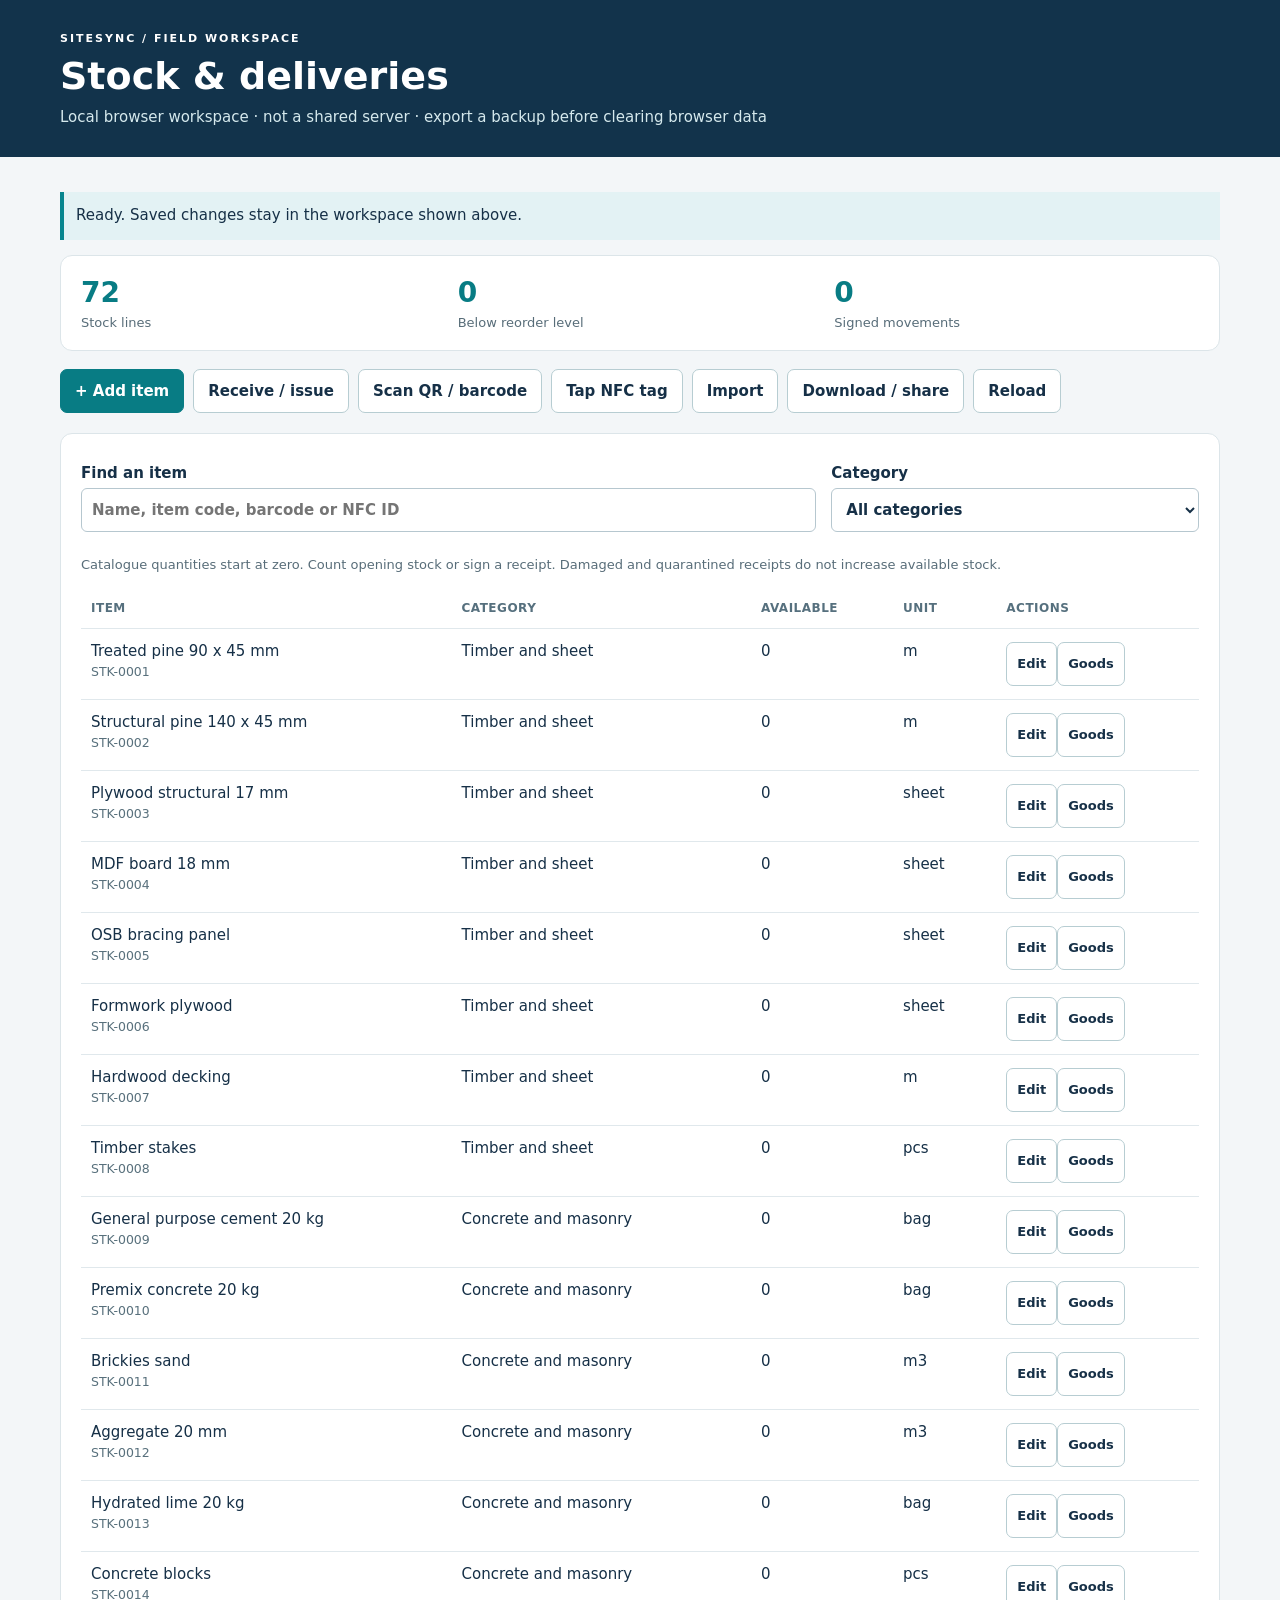
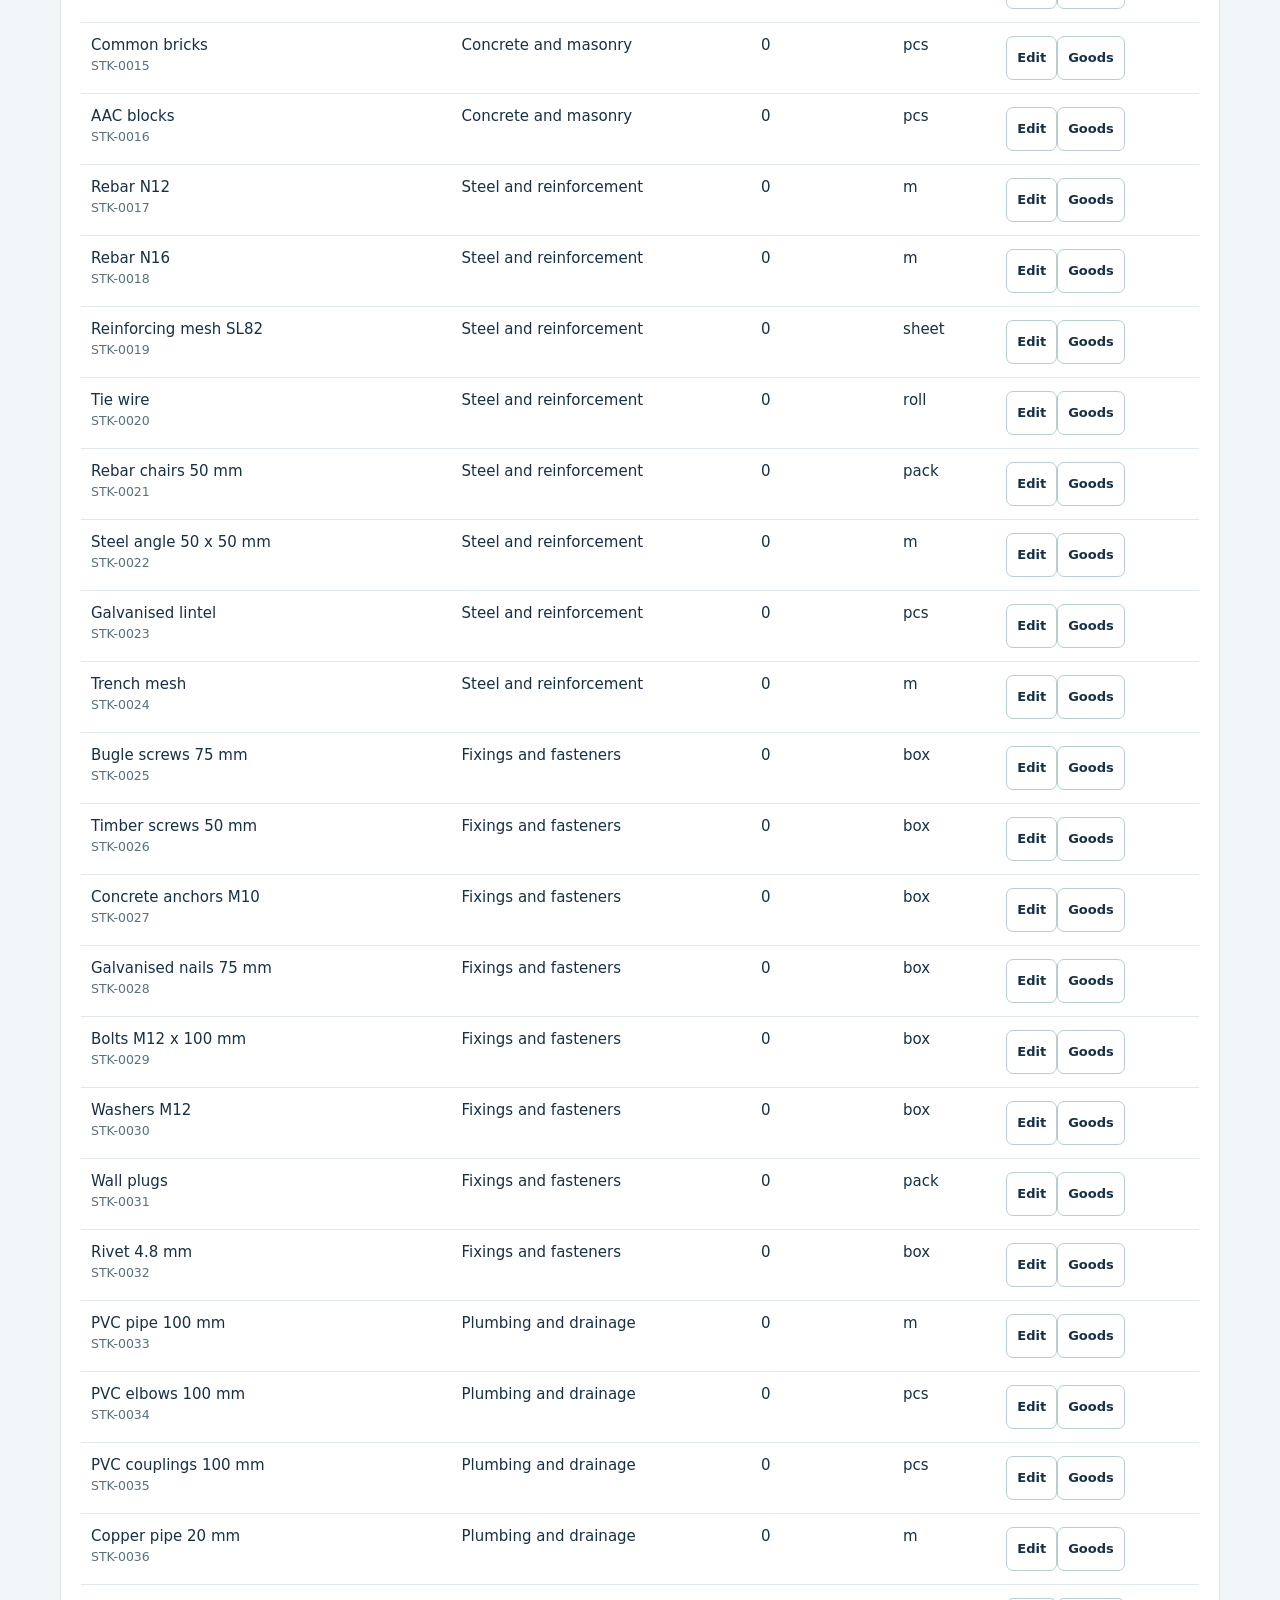
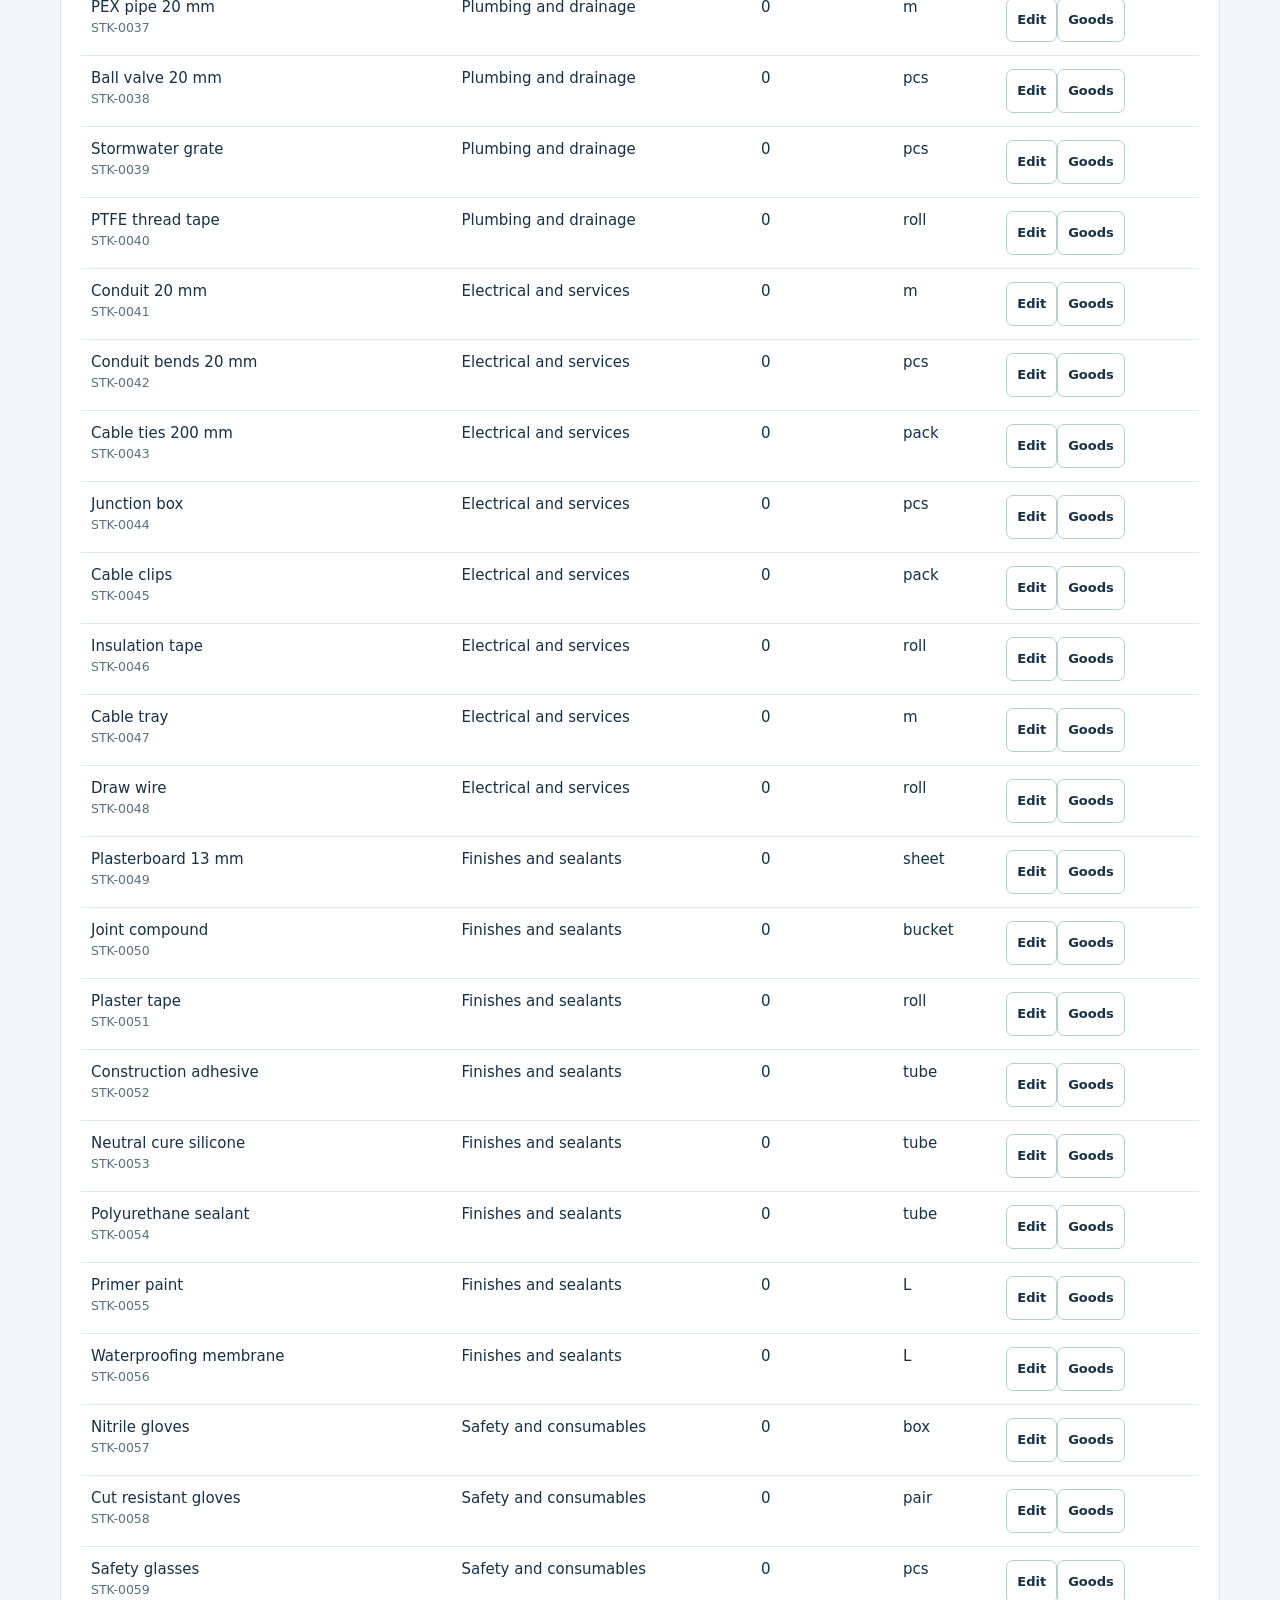
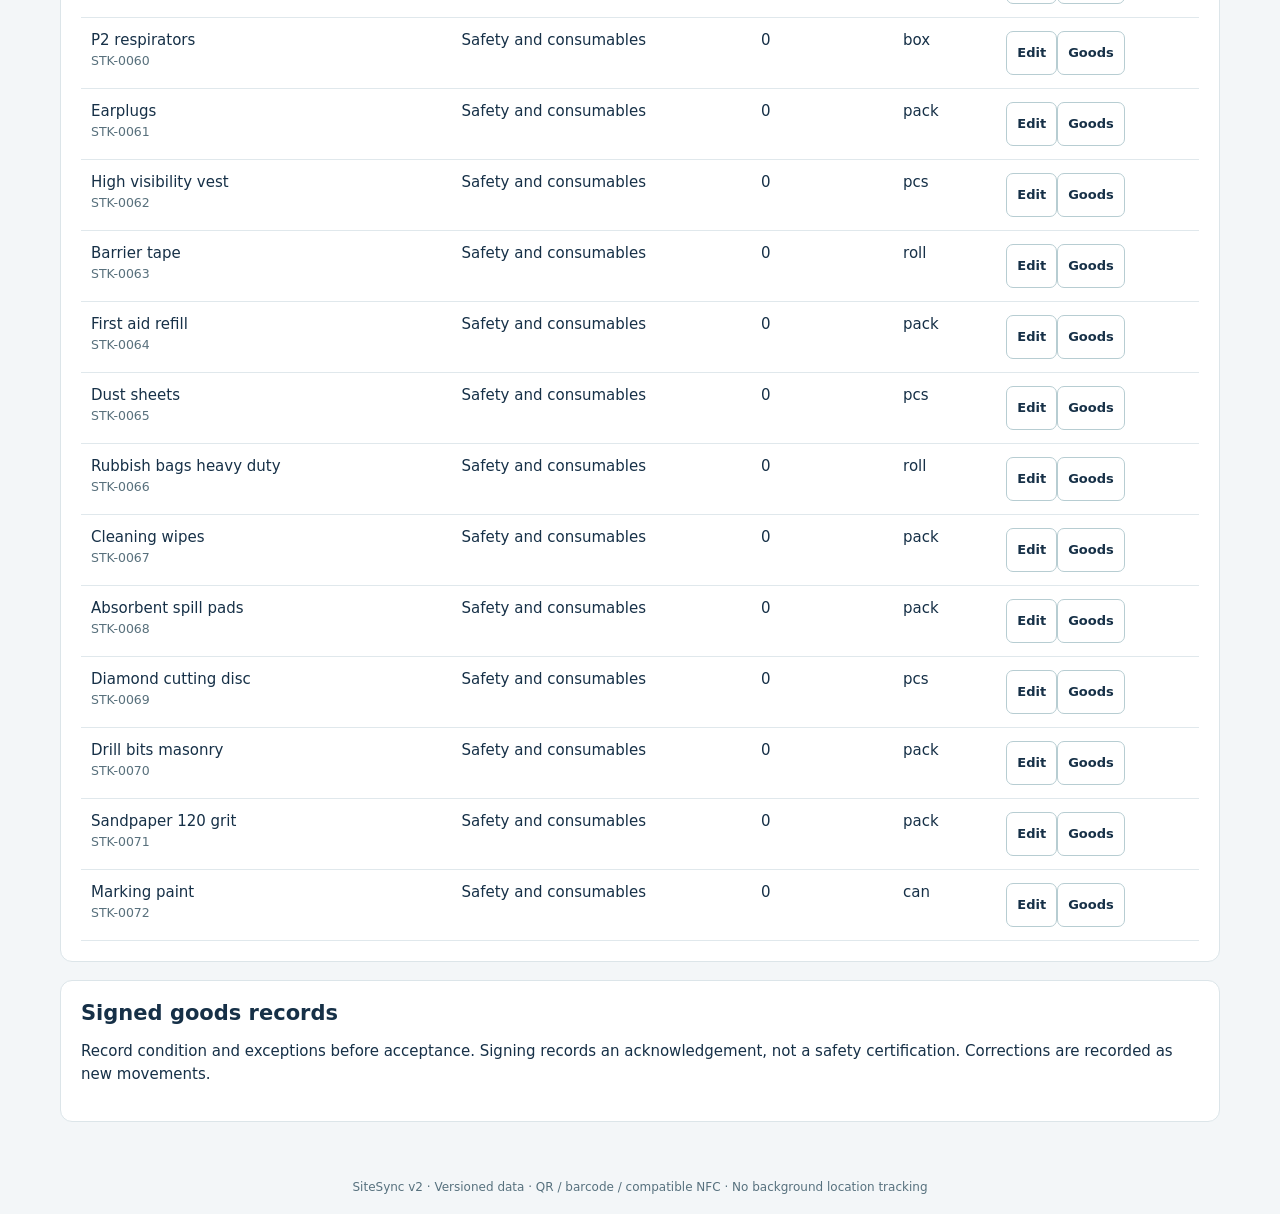
<file: InventoryUi/index.html>
<!doctype html>
<html lang="en">
<head>
<meta charset="utf-8"><meta name="viewport" content="width=device-width,initial-scale=1">
<meta http-equiv="Content-Security-Policy" content="default-src 'self'; script-src 'self'; style-src 'self'; img-src 'self' data:; connect-src 'self'; media-src blob:; object-src 'none'; base-uri 'none'; form-action 'none'">
<meta name="color-scheme" content="light"><title>SiteSync | Stock & deliveries</title>
<link rel="stylesheet" href="styles.css"><script src="core.js" defer></script><script src="app.js" defer></script>
</head>
<body>
<header><div><span class="eyebrow">SITESYNC / FIELD WORKSPACE</span><h1>Stock & deliveries</h1><p id="storage">Connecting to inventory…</p></div><button id="logout" hidden>Sign out</button></header>
<main>
<section id="login" hidden><h2>Your shared workspace</h2><p>Sign in to view stock. Every client can manage their own stock and signed goods records.</p>
<form id="loginForm"><label>Email<input name="email" type="email" autocomplete="username" required></label><label>Password<input name="password" type="password" autocomplete="current-password" required></label><div class="toolbar"><button>Sign in</button><button type="button" id="register">Create client account</button></div></form></section>
<p id="message" role="status" aria-live="polite">Loading…</p>
<div id="workspace" hidden>
<section class="metrics" aria-label="Inventory summary"><div><strong id="skuCount">0</strong><span>Stock lines</span></div><div><strong id="lowCount">0</strong><span>Below reorder level</span></div><div><strong id="recordCount">0</strong><span>Signed movements</span></div></section>
<nav class="toolbar" aria-label="Inventory actions"><button id="add">+ Add item</button><button id="movement">Receive / issue</button><button id="scan">Scan QR / barcode</button><button id="nfc">Tap NFC tag</button><button id="import">Import</button><button id="export">Download / share</button><button id="reload">Reload</button></nav>
<section><div class="filters"><label>Find an item<input id="search" type="search" placeholder="Name, item code, barcode or NFC ID"></label><label>Category<select id="category"><option value="">All categories</option></select></label></div>
<p class="muted">Catalogue quantities start at zero. Count opening stock or sign a receipt. Damaged and quarantined receipts do not increase available stock.</p>
<div class="tablewrap"><table><thead><tr><th>Item</th><th>Category</th><th>Available</th><th>Unit</th><th>Actions</th></tr></thead><tbody id="items"></tbody></table></div></section>
<section><h2>Signed goods records</h2><p>Record condition and exceptions before acceptance. Signing records an acknowledgement, not a safety certification. Corrections are recorded as new movements.</p><div id="records"></div></section>
</div>
</main>
<dialog id="itemDialog"><form id="itemForm"><h2>Add / edit stock line</h2><label>Item code<input name="sku" maxlength="50" required></label><label>Item / material<input name="name" maxlength="255" required></label><label>Category<input name="category" maxlength="80" required value="Building supplies"></label><label>Unit<input name="unit" maxlength="20" required value="pcs"></label><label>Barcode or NFC ID<input name="barcode" maxlength="200"></label><label>Counted opening quantity<input name="openingQuantity" type="number" min="0" step="0.001" value="0" required></label><label>Reorder level<input name="reorderLevel" type="number" min="0" step="0.001" value="0" required></label><p class="muted">Opening quantity and unit lock after the first signed movement.</p><div class="toolbar"><button>Save item</button><button type="button" data-close>Cancel</button></div></form></dialog>
<dialog id="movementDialog"><form id="movementForm"><h2>Record goods movement</h2><label>Item<select name="sku" required></select></label><label>Movement<select name="kind"><option value="receive">Receive goods</option><option value="issue">Issue goods</option></select></label><label>Actual quantity<input name="quantity" type="number" min="0.001" step="0.001" required></label><label>Delivery / job / order reference<input name="reference" maxlength="100" required></label><label>Condition<select name="condition"><option value="accepted">Accepted</option><option value="short">Short delivery (enter actual received)</option><option value="damaged">Damaged - held, not available</option><option value="quarantined">Quarantined - held, not available</option></select></label><label>Person receiving / issuing<input name="signer" autocomplete="name" maxlength="120" required></label><label>Site / exact handover location<input name="location" maxlength="255" required></label><button type="button" id="location">Attach current GPS location</button><p id="gps" class="muted">GPS is optional. Enter the site location even when GPS is unavailable.</p><label>Date and time goods changed hands<input name="occurredAt" type="datetime-local" required></label><label>Notes / shortages / hazards<textarea name="notes" maxlength="1000"></textarea></label><label>Draw signature<canvas id="signature" width="640" height="200" aria-label="Draw a signature with your finger or pointer"></canvas></label><button type="button" id="clear">Clear signature</button><label class="check"><input name="acknowledged" type="checkbox" required>I acknowledge the item, actual quantity, condition and location shown above.</label><p class="muted">Saving fixes the signature to this record with its recorded time. It cannot be edited afterwards.</p><div class="toolbar"><button id="saveMovement">Sign & save record</button><button type="button" data-close>Cancel</button></div></form></dialog>
<dialog id="scanDialog"><h2>Scan item</h2><video id="camera" playsinline muted autoplay></video><p>Point at a QR code or barcode. A USB/Bluetooth scanner can also type into the item search field.</p><button data-close>Stop camera</button></dialog>
<dialog id="exportDialog"><h2>Download or share</h2><p>JSON contains stock definitions, signatures and locations. Share only with the intended recipient. CSV is a current stock snapshot without signatures.</p><div class="toolbar"><button id="json">Full JSON backup</button><button id="csv">Stock CSV snapshot</button><button id="share">Share full backup…</button><button id="template">CSV template</button><button data-close>Close</button></div></dialog>
<input id="file" type="file" accept=".csv,.json,text/csv,application/json" hidden>
<footer>SiteSync v2 · Versioned data · QR / barcode / compatible NFC · No background location tracking</footer>
</body></html>
</file>
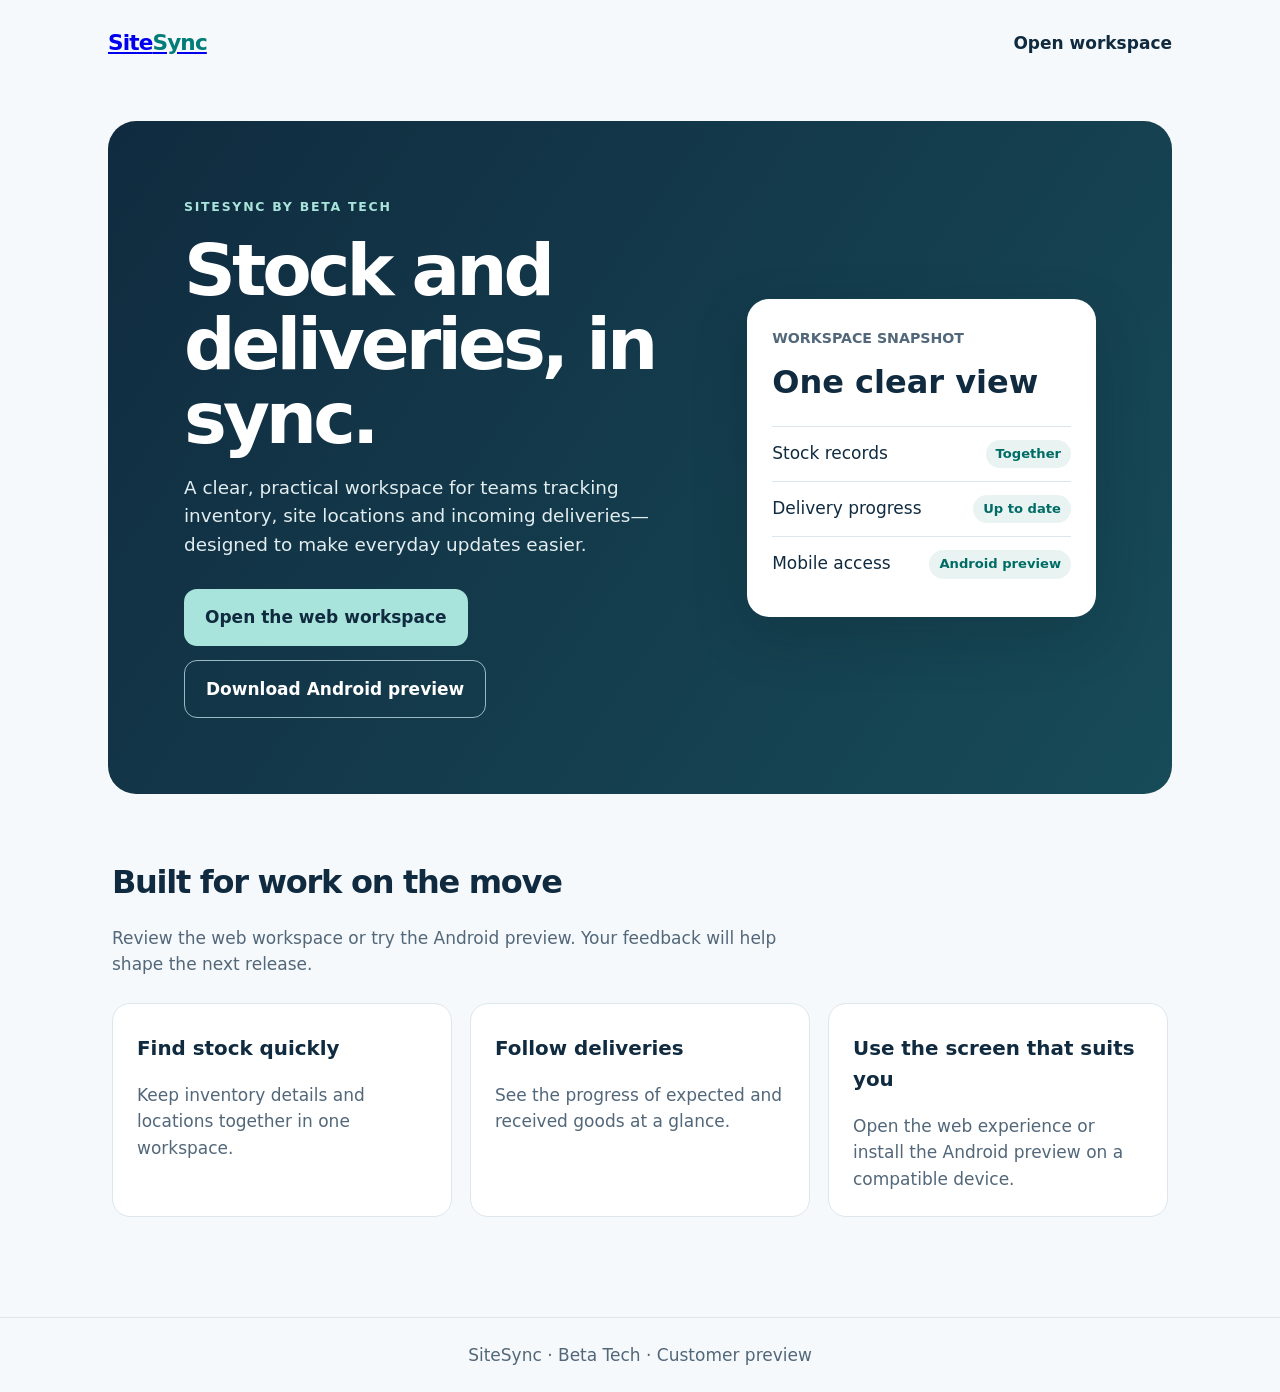
<file: Web/wwwroot/index.html>
<!doctype html>
<html lang="en">
<head>
  <meta charset="utf-8">
  <meta name="viewport" content="width=device-width, initial-scale=1">
  <meta name="theme-color" content="#102b3f">
  <meta name="description" content="SiteSync helps teams keep stock, deliveries and site activity in sync.">
  <title>SiteSync | Stock and deliveries, in sync</title>
  <style>
    :root{color-scheme:light;--ink:#102b3f;--muted:#526779;--accent:#007d78;--pale:#e9f4f2;--line:#dce6ec}
    *{box-sizing:border-box}body{margin:0;font:17px/1.55 system-ui,-apple-system,"Segoe UI",sans-serif;color:var(--ink);background:#f6f9fb}
    header{max-width:1120px;margin:auto;padding:26px 28px;display:flex;align-items:center;justify-content:space-between}
    .brand{font-size:1.35rem;font-weight:800;letter-spacing:-.04em}.brand span{color:var(--accent)}
    nav a{color:var(--ink);font-weight:650;text-decoration:none;margin-left:24px}
    main{max-width:1120px;margin:36px auto;padding:0 28px}
    .hero{background:linear-gradient(125deg,#102b3f,#174b58);color:#fff;border-radius:28px;padding:clamp(34px,7vw,76px);display:grid;grid-template-columns:1.2fr .8fr;gap:40px;align-items:center}
    .eyebrow{text-transform:uppercase;letter-spacing:.14em;font-size:.78rem;font-weight:800;color:#a9e4dc}
    h1{font-size:clamp(2.5rem,6vw,4.5rem);line-height:1.03;letter-spacing:-.055em;margin:16px 0}
    .hero p{max-width:580px;color:#e2edf0;font-size:1.15rem}
    .actions{display:flex;gap:14px;flex-wrap:wrap;margin-top:30px}
    .button{display:inline-block;padding:15px 21px;border-radius:13px;font-weight:800;text-decoration:none}
    .primary{background:#a9e4dc;color:#102b3f}.secondary{border:1px solid #9bb9c4;color:white}
    .preview{background:#fff;color:var(--ink);border-radius:22px;padding:25px;box-shadow:0 20px 55px #091a2630}
    .preview small{color:var(--muted);font-weight:700}.metric{font-size:2rem;font-weight:850;margin:8px 0 18px}
    .row{padding:13px 0;border-top:1px solid var(--line);display:flex;justify-content:space-between;gap:12px}
    .pill{background:var(--pale);color:#006c66;border-radius:99px;padding:4px 10px;font-weight:750;font-size:.82rem}
    section{padding:64px 4px}.section-title{font-size:2rem;letter-spacing:-.04em;margin:0 0 8px}.sub{color:var(--muted);max-width:700px}
    .cards{display:grid;grid-template-columns:repeat(3,1fr);gap:18px;margin-top:26px}
    .card{background:#fff;border:1px solid var(--line);border-radius:18px;padding:24px}.card h3{margin:6px 0}.card p{color:var(--muted);margin-bottom:0}
    footer{border-top:1px solid var(--line);padding:24px 28px;color:var(--muted);text-align:center}
    @media(max-width:760px){header{padding:20px}nav a{margin-left:12px}.hero{grid-template-columns:1fr;margin-top:10px}.cards{grid-template-columns:1fr}main{margin-top:12px}}
  </style>
</head>
<body>
  <header>
    <a class="brand" href="/" aria-label="SiteSync home">Site<span>Sync</span></a>
    <nav><a href="/workspace/index.html">Open workspace</a></nav>
  </header>
  <main>
    <div class="hero">
      <div>
        <div class="eyebrow">SiteSync by Beta Tech</div>
        <h1>Stock and deliveries, in sync.</h1>
        <p>A clear, practical workspace for teams tracking inventory, site locations and incoming deliveries—designed to make everyday updates easier.</p>
        <div class="actions">
          <a class="button primary" href="/workspace/index.html">Open the web workspace</a>
          <a class="button secondary" href="/downloads/sitesync-android-preview.apk">Download Android preview</a>
        </div>
      </div>
      <div class="preview" aria-label="SiteSync workspace preview">
        <small>WORKSPACE SNAPSHOT</small>
        <div class="metric">One clear view</div>
        <div class="row"><span>Stock records</span><span class="pill">Together</span></div>
        <div class="row"><span>Delivery progress</span><span class="pill">Up to date</span></div>
        <div class="row"><span>Mobile access</span><span class="pill">Android preview</span></div>
      </div>
    </div>
    <section>
      <h2 class="section-title">Built for work on the move</h2>
      <p class="sub">Review the web workspace or try the Android preview. Your feedback will help shape the next release.</p>
      <div class="cards">
        <article class="card"><h3>Find stock quickly</h3><p>Keep inventory details and locations together in one workspace.</p></article>
        <article class="card"><h3>Follow deliveries</h3><p>See the progress of expected and received goods at a glance.</p></article>
        <article class="card"><h3>Use the screen that suits you</h3><p>Open the web experience or install the Android preview on a compatible device.</p></article>
      </div>
    </section>
  </main>
  <footer>SiteSync · Beta Tech · Customer preview</footer>
</body>
</html>
</file>
<file: InventoryUi/styles.css>
:root{font-family:system-ui,-apple-system,Segoe UI,sans-serif;color:#163047;background:#f3f6f8;font-size:15px}*{box-sizing:border-box}body{margin:0}header{padding:28px max(20px,calc((100vw - 1160px)/2));background:#12334b;color:#fff;display:flex;justify-content:space-between;gap:20px;align-items:center}h1{font-size:clamp(25px,4vw,38px);margin:8px 0}header p{color:#d5e9ed;margin:0}.eyebrow{font-size:11px;letter-spacing:2px;font-weight:700}main{max-width:1200px;padding:20px;margin:auto}section{background:white;border:1px solid #dce5e9;border-radius:12px;padding:20px;margin-bottom:18px}h2{font-size:21px;margin:0 0 14px}p{line-height:1.55}.metrics{display:grid;grid-template-columns:repeat(3,1fr);gap:12px}.metrics div{display:flex;flex-direction:column;gap:6px}.metrics strong{font-size:28px;color:#087c84}.metrics span,.muted{color:#586d79;font-size:13px}.toolbar{display:flex;gap:9px;flex-wrap:wrap;margin:12px 0 20px}button{font:inherit;cursor:pointer;border:1px solid #b7cdd2;border-radius:7px;background:#fff;color:#163047;padding:11px 14px;min-height:44px;font-weight:600}button:hover{background:#e5f5f5}button:focus-visible,input:focus-visible,select:focus-visible,textarea:focus-visible{outline:3px solid #009b9b;outline-offset:2px}button:disabled{opacity:.5;cursor:wait}#add,#saveMovement,#loginForm button{background:#087c84;color:#fff;border-color:#087c84}label{display:flex;flex-direction:column;gap:6px;font-weight:600;margin:10px 0}input,select,textarea{font:inherit;min-height:44px;border:1px solid #b6c7cf;border-radius:6px;padding:10px;width:100%;background:white;color:#163047}textarea{min-height:75px}.filters{display:grid;grid-template-columns:2fr 1fr;gap:15px}.tablewrap{overflow:auto}table{width:100%;border-collapse:collapse}th,td{text-align:left;padding:13px 10px;border-bottom:1px solid #e0e8ec;vertical-align:top}th{font-size:12px;color:#56707e;text-transform:uppercase;letter-spacing:.5px}td small{display:block;color:#58707c;margin-top:4px}td button{padding:7px 10px;font-size:13px}.low{color:#b3461c;font-weight:bold}.record{padding:14px 0;border-bottom:1px solid #dde7eb;display:flex;gap:15px;justify-content:space-between}.record p{margin:4px 0;font-size:13px}.record img{width:120px;height:45px;object-fit:contain;background:#fff;border:1px solid #e0e5e8}dialog{border:0;border-radius:14px;max-width:min(650px,95vw);max-height:92vh;width:95vw;padding:24px;box-shadow:0 20px 70px #12334b55}dialog::backdrop{background:#10283a99}canvas{width:100%;height:150px;border:2px dashed #9bb7c0;background:white;touch-action:none;border-radius:7px}.check{flex-direction:row;align-items:flex-start;font-size:14px}.check input{width:22px;min-height:22px;margin-right:8px}video{width:100%;max-height:400px;background:#10283a}#message{border-left:4px solid #07858e;padding:12px;background:#e3f2f4;overflow-wrap:anywhere}footer{padding:20px;text-align:center;font-size:12px;color:#57717e}#loginForm{max-width:420px}[hidden]{display:none!important}@media(max-width:600px){header{padding:20px}main{padding:12px}section{padding:14px}.filters{grid-template-columns:1fr}.metrics{padding:16px}.metrics strong{font-size:24px}th:nth-child(2),td:nth-child(2){display:none}.record{flex-direction:column}dialog{padding:18px}td{padding:10px 6px}.toolbar button{flex:1 1 auto}}
</file>
